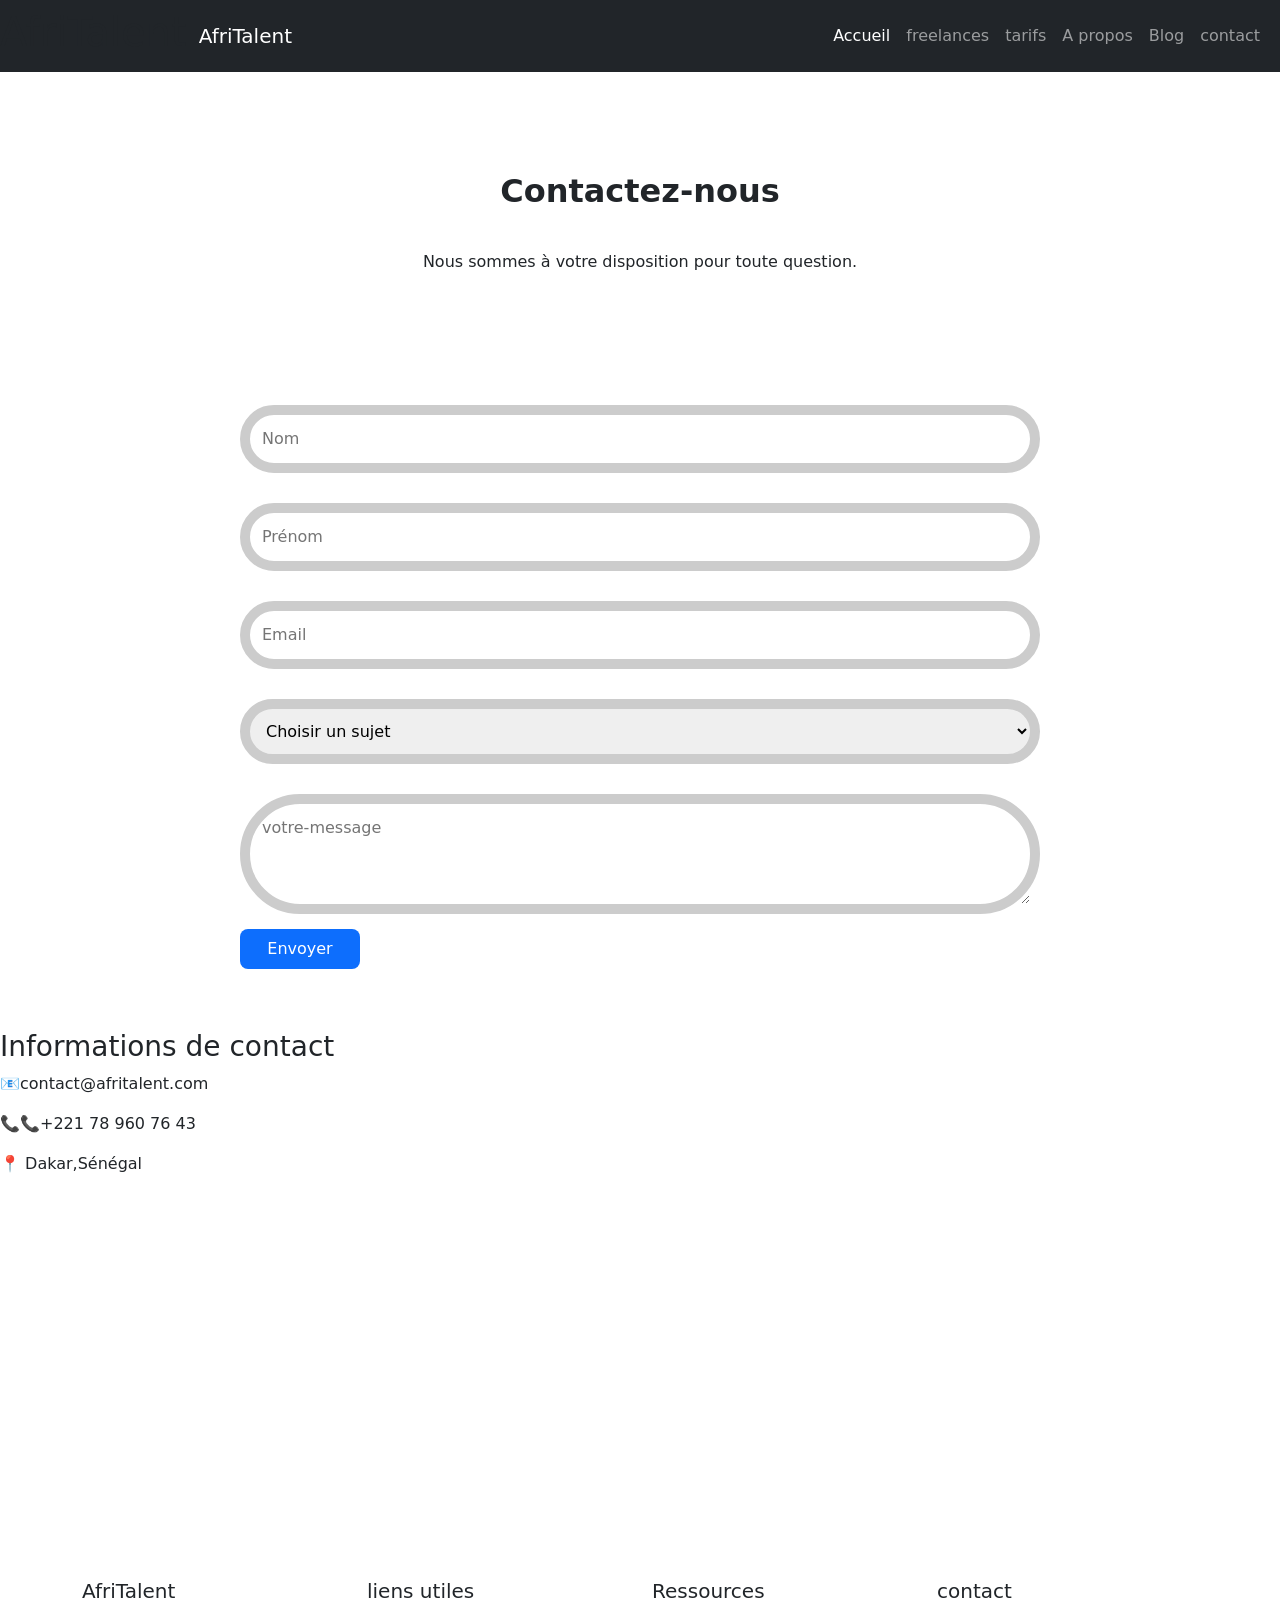
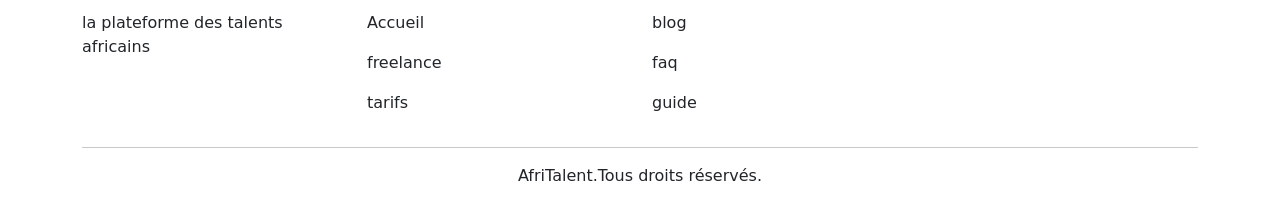
<file: contact.html>
<!DOCTYPE html>
<html lang="fr">
<head> 
<meta charset="UTF-8"> 
<meta name="viewport" content="width=device-width, initial-scale=1.0"> 
<title>AfriTalent — tarifs</title> 
<!-- Bootstrap 5 via CDN : feuille de style --> 
<link 
href="https://cdn.jsdelivr.net/npm/bootstrap@5.3.0/dist/css/bootstrap.min.css" 
rel="stylesheet"> 
<!-- Votre feuille de style personnelle --> 
<link rel="stylesheet" href="css/style.css">
</head>
<body>
    <nav class="navbar navbar-expand-lg navbar-dark bg-dark">
        <h1>AfriTalent</h1>
        <div class="container">
            <a class="navbar-brand" href="index.html">AfriTalent</a>
            <button class="navbar-toggler" type="button" 
                data-bs-toggle="collapse" 
                data-bs-target="#navMenu" 
                aria-controls="navMenu" 
                aria-expanded="false" 
                aria-label="Toggle navigation"> 
                <span class="navbar-toggler-icon"></span> 
            </button> 
            <div class="collapse navbar-collapse" id="navMenu">
                <ul class="navbar-nav ms-auto">
                    <li class="nav-item"><a class="nav-link active" href="index.html">Accueil</a></li>
                    <li class="nav-item"><a class="nav-link" href="freelances.html">freelances</a></li>
                    <li class="nav-item"><a class="nav-link" href="tarifs.html">tarifs</a></li>
                    <li class="nav-item"><a class="nav-link" href="about.html">A propos</a></li>
                    <li class="nav-item"><a class="nav-link" href="">Blog</a></li>
                    <li class="nav-item"><a class="nav-link" href="contact.html">contact</a></li>
                </ul>
            </div>
        </div>
    </nav> 
    <section class="contact-section container">
        <h2 class="text-center">Contactez-nous </h2>
        <p class="text-center">
            Nous sommes à votre disposition pour toute question.
        </p>
    </section>
    <form id="form">
        <input type="text" id="nom" placeholder="Nom">
        <input type="text" id="prenom" placeholder="Prénom">
        <input type="text" id="email" placeholder="Email">
        <select  id="sujet">
            <option>Choisir un sujet</option>
            <option>Recrutement</option>
            <option>Freelance</option>
            <option>Support</option>
        </select>
        <textarea id="message" placeholder="votre-message"></textarea>
        <button type="submit">
            Envoyer
        </button>
        <p></p>
    </form>
    <div class="contact-infos">
        <h3> Informations de contact </h3>
        <p>📧contact@afritalent.com</p>
        <p>📞📞+221 78 960 76 43</p>
        <P>📍 Dakar,Sénégal</P>
    </div>
    <iframe src="https://www.google.com/maps/embed?pb=!1m18!1m12!1m3!1d123488.89531244329!2d-17.548228248033386!3d14.711009895448933!2m3!1f0!2f0!3f0!3m2!1i1024!2i768!4f13.1!3m3!1m2!1s0xec172f5b3c5bb71%3A0xb17c17d92d5db21f!2sDakar!5e0!3m2!1sfr!2ssn!4v1780847866330!5m2!1sfr!2ssn" width="600" height="450" style="border:0;" allowfullscreen="" loading="lazy" referrerpolicy="no-referrer-when-downgrade"></iframe>
     <footer>
        <div class="container"> 
           <div class="row">
            <div class="col-md-3">
                <h5>AfriTalent</h5>
                <p>la plateforme des talents africains</p>
            </div>
            <div class="col-md-3">
                <h5>liens utiles</h5>
                <p>Accueil</p>
                <p>freelance</p>
                <p>tarifs</p>
            </div>
            <div class="col-md-3">
                <h5>Ressources</h5>
                <p>blog</p>
                <p>faq</p>
                <p>guide</p>
            </div>
            <div class="col-md-3">
                <h5>contact</h5>
                <div class="social">
                    <a href="#"><i class="fab fa-facebook"></i></a>
                    <a href="#"><i class="fab fa-linkedin"></i></a>
                    <a href="#"><i class="fab fa-instagram"></i></a>
                </div>
            </div>
           </div>
           <hr>
           <p class="text-center">
            <span id="year"></span>AfriTalent.Tous droits réservés.

           </p>
        </div> 
    </footer>




     <script src="https://cdn.jsdelivr.net/npm/bootstrap@5.3.0/dist/js/bootstrap.bundle.min.js">
    </script> 
        <!-- Votre script JavaScript --> 
<script src="js/main.js"></script>
</body>
</html>
</file>
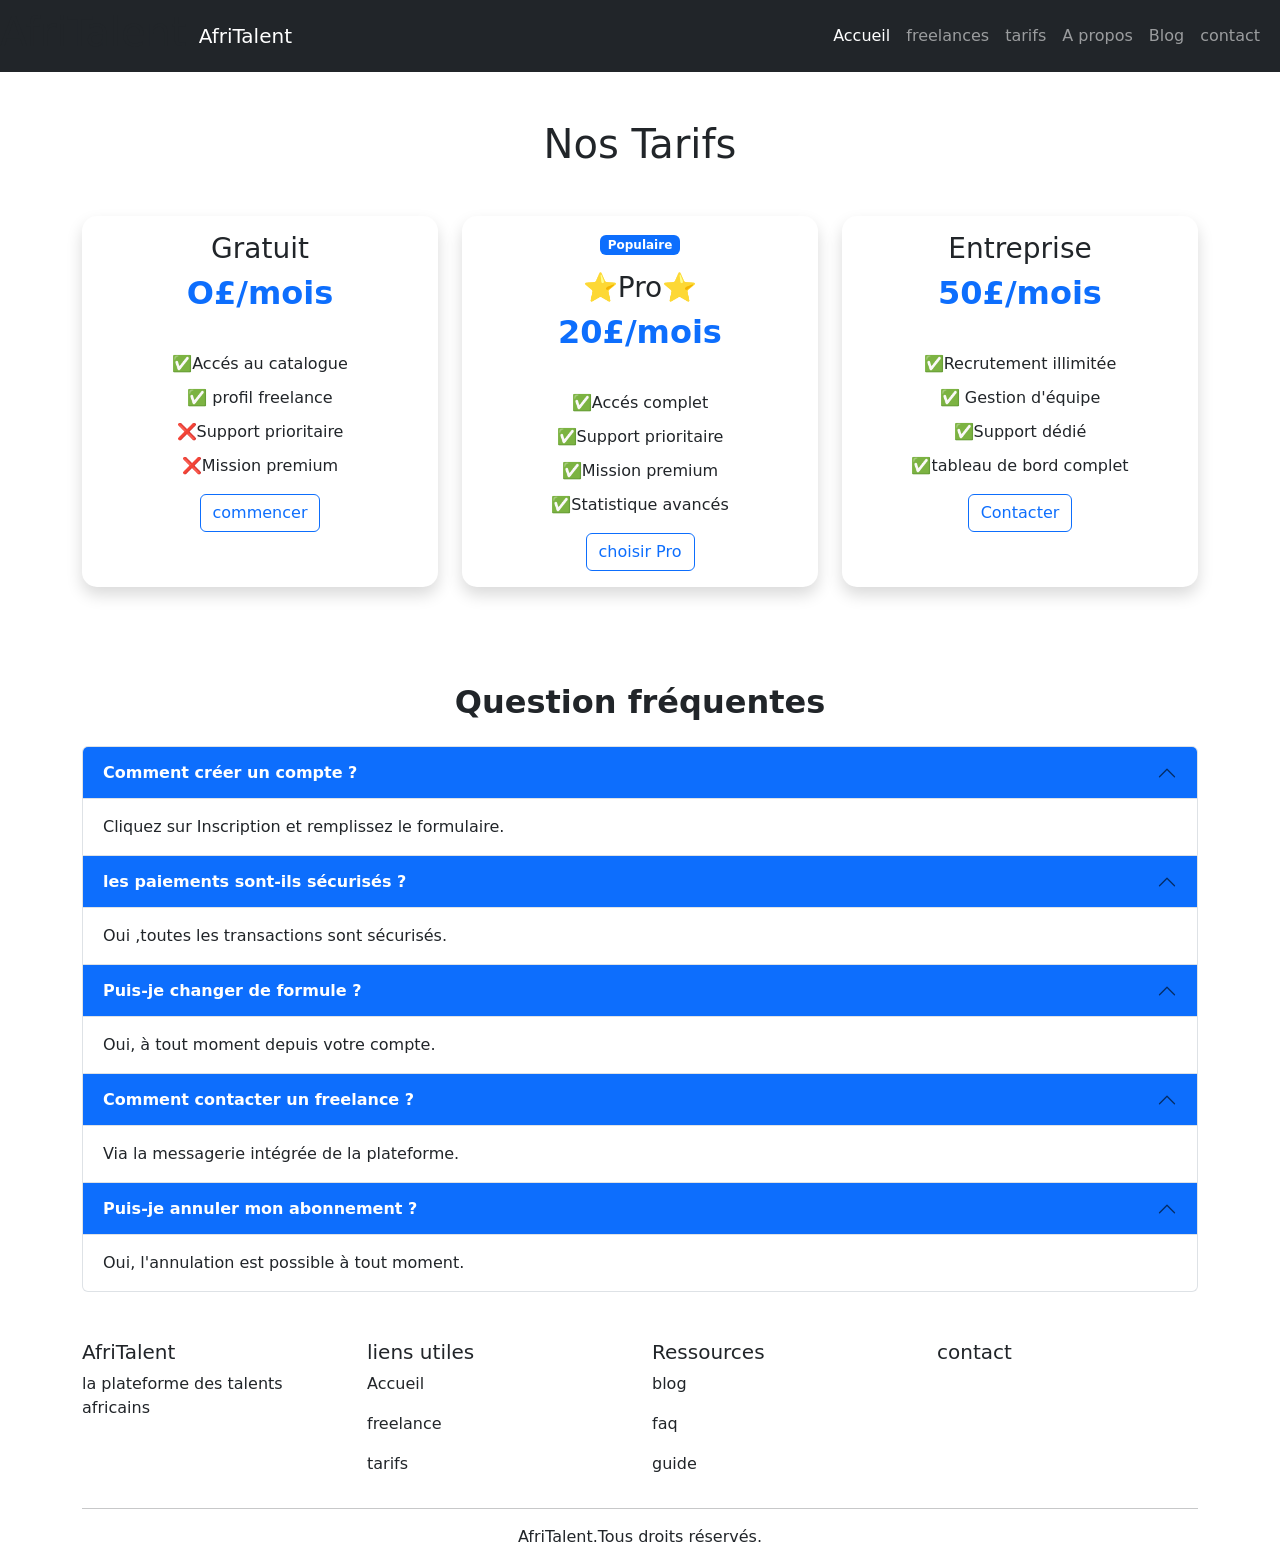
<file: tarifs.html>
<!DOCTYPE html>
<html lang="fr">
<head> 
<meta charset="UTF-8"> 
<meta name="viewport" content="width=device-width, initial-scale=1.0"> 
<title>AfriTalent — tarifs</title> 
<!-- Bootstrap 5 via CDN : feuille de style --> 
<link 
href="https://cdn.jsdelivr.net/npm/bootstrap@5.3.0/dist/css/bootstrap.min.css" 
rel="stylesheet"> 
<!-- Votre feuille de style personnelle --> 
<link rel="stylesheet" href="css/style.css">
</head>
<body>
    <nav class="navbar navbar-expand-lg navbar-dark bg-dark">
        <h1>AfriTalent</h1>
        <div class="container">
            <a class="navbar-brand" href="index.html">AfriTalent</a>
            <button class="navbar-toggler" type="button" 
                data-bs-toggle="collapse" 
                data-bs-target="#navMenu" 
                aria-controls="navMenu" 
                aria-expanded="false" 
                aria-label="Toggle navigation"> 
                <span class="navbar-toggler-icon"></span> 
            </button> 
            <div class="collapse navbar-collapse" id="navMenu">
                <ul class="navbar-nav ms-auto">
                    <li class="nav-item"><a class="nav-link active" href="index.html">Accueil</a></li>
                    <li class="nav-item"><a class="nav-link" href="freelances.html">freelances</a></li>
                    <li class="nav-item"><a class="nav-link" href="tarifs.html">tarifs</a></li>
                    <li class="nav-item"><a class="nav-link" href="about.html">A propos</a></li>
                    <li class="nav-item"><a class="nav-link" href="">Blog</a></li>
                    <li class="nav-item"><a class="nav-link" href="contact.html">contact</a></li>
                </ul>
            </div>
        </div>
    </nav> 
    <section class="container py-5">
        <h1 class="text-center mb-5">Nos Tarifs</h1>
        <div class="row g-4">
            <div class="col-md-4">
                <div class="card pricing-card h-100 text-center shadow">
                    <div class="card-body">
                        <h3>Gratuit</h3>
                        <h2>O£/mois</h2>
                        <ul class="list-unstyled">
                            <li>✅Accés au catalogue</li>
                            <li>✅ profil freelance</li>
                            <li>❌Support prioritaire</li>
                            <li>❌Mission premium</li>
                        </ul>
                        <button class="btn btn-outline-primary">commencer</button>
                    </div>
                </div>
            </div>
            <div  class="col-md-4">
                <div  class="card pricing-card h-100 text-center shadow">
                    <div class="card-body">
                        <span class="badge bg-primary mb-3">Populaire</span>
                        <h3>⭐Pro⭐</h3>
                        <h2>20£/mois</h2>
                        <ul  class="list-unstyled">
                            <li>✅Accés complet</li>
                            <li>✅Support prioritaire</li>
                            <li>✅Mission premium</li>
                            <li>✅Statistique avancés</li>
                        </ul>
                        <button class="btn btn-outline-primary">choisir Pro</button>
                    </div>
                </div>
            </div>
            <div class="col-md-4">
                <div class="card pricing-card h-100 text-center shadow">
                    <div  class="card-body">
                        <h3>Entreprise</h3>
                        <h2>50£/mois</h2>
                        <ul class="list-unstyled">
                            <li>✅Recrutement illimitée</li>
                            <li>✅ Gestion d'équipe</li>
                            <li>✅Support dédié</li>
                            <li>✅tableau de bord complet</li>
                        </ul>
                        <button class="btn btn-outline-primary">Contacter</button>
                    </div>
                </div>
            </div>
        </div>
    </section>
    <section class="container py-5">
        <h2 class="text-center mb-4">Question fréquentes</h2>
        <div class="accordion" id="faq">
            <div class="accordion-item">
                <h2 class="accordion-header">
                    <button class="accordion-button" data-bs-toggle="collapse" data-bs-target="#q1">Comment créer un compte ?</button>
                </h2>
                <div id="q1" class="accordion-collapse collapse show">
                    <div class="accordion-body">
                        Cliquez sur Inscription et remplissez le formulaire.
                    </div>
                </div>
            </div>
            <div class="accordion-item">
                <h2 class="accordion-header">
                    <button class="accordion-button" data-bs-toggle="collapse" data-bs-target="#q2">
                        les paiements sont-ils sécurisés ?
                    </button>
                </h2>
                <div id="q2" class="accordion-collapse collapse show">
                    <div  class="accordion-body">
                        Oui ,toutes les transactions sont sécurisés.
                    </div>
                </div>
            </div>
            <div  class="accordion-item">
                <h2 class="accordion-header">
                    <button class="accordion-button" data-bs-toggle="collapse" data-bs-target="#q3">
                        Puis-je changer de formule ?
                    </button>
                </h2>
                <div  id="q3" class="accordion-collapse collapse show">
                    <div  class="accordion-body">
                        Oui, à tout moment depuis votre compte.
                    </div>
                </div>
            </div>
            <div class="accordion-item">
                <h2  class="accordion-header">
                    <button class="accordion-button" data-bs-toggle="collapse" data-bs-target="#q4">
                        Comment contacter un freelance ?
                    </button>
                </h2>
                <div  id="q3" class="accordion-collapse collapse show">
                    <div  class="accordion-body">
                        Via la messagerie intégrée de la plateforme.
                    </div>
                </div>
            </div>
            <div  class="accordion-item">
                <h2 class="accordion-header">
                    <button class="accordion-button" data-bs-toggle="collapse" data-bs-target="#q5">
                        Puis-je annuler mon abonnement ?
                    </button>
                </h2>
                <div id="q3" class="accordion-collapse collapse show">
                    <div class="accordion-body">
                        Oui, l'annulation est possible à tout moment.
                    </div>
                </div>
            </div>
        </div>
    </section>
    <footer>
        <div class="container"> 
           <div class="row">
            <div class="col-md-3">
                <h5>AfriTalent</h5>
                <p>la plateforme des talents africains</p>
            </div>
            <div class="col-md-3">
                <h5>liens utiles</h5>
                <p>Accueil</p>
                <p>freelance</p>
                <p>tarifs</p>
            </div>
            <div class="col-md-3">
                <h5>Ressources</h5>
                <p>blog</p>
                <p>faq</p>
                <p>guide</p>
            </div>
            <div class="col-md-3">
                <h5>contact</h5>
                <div class="social">
                    <a href="#"><i class="fab fa-facebook"></i></a>
                    <a href="#"><i class="fab fa-linkedin"></i></a>
                    <a href="#"><i class="fab fa-instagram"></i></a>
                </div>
            </div>
           </div>
           <hr>
           <p class="text-center">
            <span id="year"></span>AfriTalent.Tous droits réservés.

           </p>
        </div> 
    </footer>


    <script src="https://cdn.jsdelivr.net/npm/bootstrap@5.3.0/dist/js/bootstrap.bundle.min.js">
    </script> 
        <!-- Votre script JavaScript --> 
<script src="js/main.js"></script>

    
    
    
</body>
</html>
</file>
<file: css/style.css>
:root{
    --couleur-principale:#0d6efd;
    --couleur-secondaire:#198754;
    --couleur-texte:#333;
    --blanc:#fff;
}
navbar{
    position: fixed;
    transition: all 0.4 ease;
    font-family: 'poppins',sans-serif;
}
.navbar-scrolled{
    justify-content: space-between;
    text-align: center;
    background-image: url(https://cdn.shopify.com/s/files/1/0573/5563/2848/files/LOGO_27_2048x.png?v=1622458256);
    background-color: #ffffff;
    box-shadow: 0 3px 10px rgba(0, 0,0, 0.15);
    padding-top: 0.5rem;
    padding-bottom: O.5rem;
}
.navbar-scrolled .nav-link,
.navbar-scrolled .nav-brand{
    color: #1a1a1a;
}
.btn-cta{
    background: #ff6B35;
    margin-bottom: auto;
    color: white;
    font-weight: 500;
    float: calc(center);
    border-radius: 60px;
}
.btn-cta:hover{
    background: #e55a2b;
    color: white;
    transform: translateY(-3px);
}
.hero-section{
    background: linear-gradient(130deg,#004E89  0%,#1A659E  100%);
    color: white;
    padding: 100px 0 50px 0;
    min-height: 90vh;
    position: relative;
    overflow: hidden;
}
.hero-section h1 h2{
    font-family: 'inter',sans-serif;
    font-size: 3.2rem;
    font-weight: 600;
    line-height: 1.1;
    opacity: 0.9;
}
.btn-cta-hero{
    background: #ff6B35;
    color: white;
    float: calc(center);
    font-weight: 400;
    border: none;
    transition: all 0.3s ease;
    transform: translateY(-3px);
    box-shadow: 0 10px 20px rgba(255, 107, 52, 0.2);
}
;.btn-cta-secondary{
    border: 2px solid white;
    color: white;
    font-weight: 400;
    background: transparent;
}
.hero-img{
    max-width: 100%;
    display: grid;
    height: 90PX;
    transform: translateX(14%);
    animation: float 4s ease-in-out infinite;
}
.stat-card{
    background: rgba(255, 255, 255, 0.2);
    backdrop-filter: blur(10px);
    border-radius: 15px;
    padding: 20px;
    border: 1px solid rgba(255, 255, 255, 0.2);
}
.stat-number{
    font-size: 2rem;
    font-weight: 500;
    font-family: 'poppins',sans-serif;
    color: #ff6B35;
}
.comment-ça-marche{
    padding: 80px 0;
    background: #F8FAFC;
}
.section-title{
    font-family: 'poooins',sans-serif;
    font-weight: 900;
    font-size: 2.5rem;
    color: #004E89;
    text-align: center;
    margin-bottom: 60px;
} 
.icone{
    display: grid;
    grid-template-columns: repeat(4,1fr);
    gap: 20px;
}
.bento-grid{
    display: grid;
    grid-template-columns: repeat(4,1fr);
    grid-auto-rows: minmax(200px,auto);
    gap: 20px;
    grid-auto-flow: dense;
}
.bento-card{
    background: white;
    border-radius: 20px;
    padding: 30px;
    box-shadow: 0 4px 20px rgba(0, 0,0, 0.08);
    transition: all 0.3s ease;
    border: 1px solid #E2E8F0;
}
.bento-card:hover{
    transform: translateY(-8px);
    box-shadow: 0 12px 30px rgba(0, 78,137, 0.15);
}
.card-large{
    grid-column: span 2;
    grid-row: span 2;
}
.card-wide{
    grid-column: span 2;
}
.card-tall{
    grid-row: span 2;
} .step-number{
    font-family: 'poppins',sans-serif;
    font-size: 3rem;
    font-weight: 900;
    color: #ff6B35;
    opacity: 0.2;
    line-height: 1;
}
.step-icon{
    font-size: 2.5rem;
    color: #004E89;
    margin-bottom: 15px;
}
.step-title{
    font-family: 'poppins',sans-serif;
    font-size: 1.3rem;
    font-weight: 700;
    color: #1E293B;
    margin-bottom: 10px;
}
.step-desc{
    font-family: 'Inter',sans-serif;
    font-size: 0.95rem;
    color: #64748B;
    line-height: 1.6;
}.bento-grid{
    grid-template-columns: repeat(2,1fr);
}
.card-large, .card-wide, .card-tall{
    grid-column: span 2;
    grid-row: span 1;
}
#carouselexample{

max-width: 800px;
margin: auto;
}
.carousel-item .card{
    border: none;
    border-radius: 20px;
    padding: 30px;
    box-shadow: 0 5px 15px rgba(0, 0,0, 0.01);
    background: #fff;
    transition: 0.3s;
}
.carousel-item .card:hover{
    transform: translateY(-5px);
}
.carousel-item h5{
    font-weight: 700;
    color: #0d6efd;
    margin-bottom: 5px;
}
.carousel-item p{
    margin-bottom: 10px;
}
.stars{
    color: #ffc107;
    font-size: 1.2rem;
}
.carousel-control-prev-icon,
.carousel-control-next-icon{
    background-color: #0d6efd;
    border-radius: 50%;
    padding: 15px;
}
.carousel-item img{
    width: 100px;
    height: 100px;
    object-fit: cover;
    border-radius: 50px;
}
.hero-page{
    background: linear-gradient(135deg,#0d6efd,#6610F2);
    color: white;
    text-align: center;
    padding: 100px 20px;
}
.profile-card{
    border: none;
    border-radius: 20px;
    overflow: hidden;
    transition: 0.3s;
    box-shadow: 0 5px 15px rgba(0, 0, 0, 0.1);
}
.profile-card:hover{
    transform: translateY(-10px);
}
.profile-card img{
    height: 100px;
    object-fit: cover;
}
.speciality{
    color: #0d6efd;
    font-weight: 600;
}
.stars{
    color: gold;
    font-size: 20px;
}
.pricing-card{
    border: none;
    border-radius: 15px;
    transition: 0.3s;
}
.pricing-card:hover{
    transform: translateY(-10px);
    box-shadow: 0 10px 25px rgba(0, 0,0, 0.15);
}
.pricing-card h2{
    color: #0d6efd;
    font-weight: bold;
}
.pricing-card ul li{
    margin: 10px 0;
}
.popular{
    border: 3px solid #0d6efd;
    transform: scale(1.05);
}
.popular .badge{
    font-size: 0.9rem;
}
.accordion-button{
    font-weight: 600;
}
.accordion-button:not(.collapsed){
    background-color: #0d6efd;
    color: white;
}
.tarif-title{
    font-weight: bold;
    margin-bottom: 40px;
} 
.section h2{
    text-align: center;
    font-size: 2.5rem;
    font-weight: bold;
    margin-bottom: 40px;
    color: #212529;
}
.histoire img{
    width: 100%;
    border-radius: 15px;
    box-shadow: 0 5px 15px rgba(0, 0, 0, 0.1);
}
.histoire p{
    font-size: 1.1rem;
    line-height: 1.8;
    color: #555;
}
.team-card{
    border: none;
    border-radius: 15px;
    overflow: hidden;
    box-shadow: 0 5px 15px rgba(0, 0, 0, 0.1);
    transition: 0.3s;
}
.team-card:hover{
    transform: translateY(-10px);
}
.team-card img{
    height: 250px;
    object-fit: cover;
}
.team-card .card-body{
    text-align: center;
}
.team-card h5{
    font-weight: bold;
}
.team-card p{
    color: #777;
}
.value-card{
    background: #fff;
    padding: 30px;
    border-radius: 15px;
    text-align: center;
    box-shadow: 0 5px 15px rgba(0, 0, 0, 0.1);
    transition: 0.3s;
    height: 100%;
}
.value-card:hover{
    transform: translateY(-8px);
}
.value-card i{
    font-size: 3rem;
    color: #0d6efd;
    margin-bottom: 15px;
}
.value-card h4{
    font-weight: bold;
    margin-bottom: 15px;
}
.chiffres-cles{
    background: #f8f9fa;
    padding: 80px 0;
}
.stat-card{
    background: white;
    border-radius: 15px;
    padding: 30px;
    text-align: center;
    box-shadow: 0 5px 15px rgba(0, 0, 0, 0.1);
    transition: 0.3s;
}
.stat-card:hover{
    transform: translateY(-8px);
}
.stat-card h3{
    font-size: 3rem;
    font-weight: bold;
    color: #0d6efd;
}
.stat-card p{
    color: #666;
    margin-top: 10px;
}
section h2{
    font-weight: bold;
    margin-bottom: 40px;
    font-size: 2rem;
}
.stat-card,
.value-card,
.team-card{
    margin-bottom: 20px;
}
.contact-section{
    text-align: center;
    padding: 50px 20px;
    max-width: 900px;
    margin: 50px auto;
}
form{
    max-width: 800px;
    margin: 30px auto;
    width: 80%;
    display: flex;
    flex-direction: column;
    gap: 15px;
    text-align: right;
}
form input,
form select,
form textarea{
    padding: 12px;
    width: 100%;
    margin-block-start: 15px;
    border: 10px solid #ccc;
    border-radius: 70px;
    font-size: 16px;
    margin-right: 350px;
    text-align: left;
    
}
form textarea{
    min-height: 120px;
    resize: vertical;
}
.contact-info{
    text-align: center;
    margin: 40px 0;
}
form button{
    background: #0d6efd;
    color: white;
    border: none;
    border-radius: 8px;
    cursor: pointer;
    width: 120px;
    font-size: 16px;
    padding: 8px 20px;
}
form button:hover{
    background: #0d5ed7;
}
iframe{
    margin-top: 30px;
    border-radius: 10px;
    width: 100%;
    height: 350px;
    border: 0;
}
</file>
